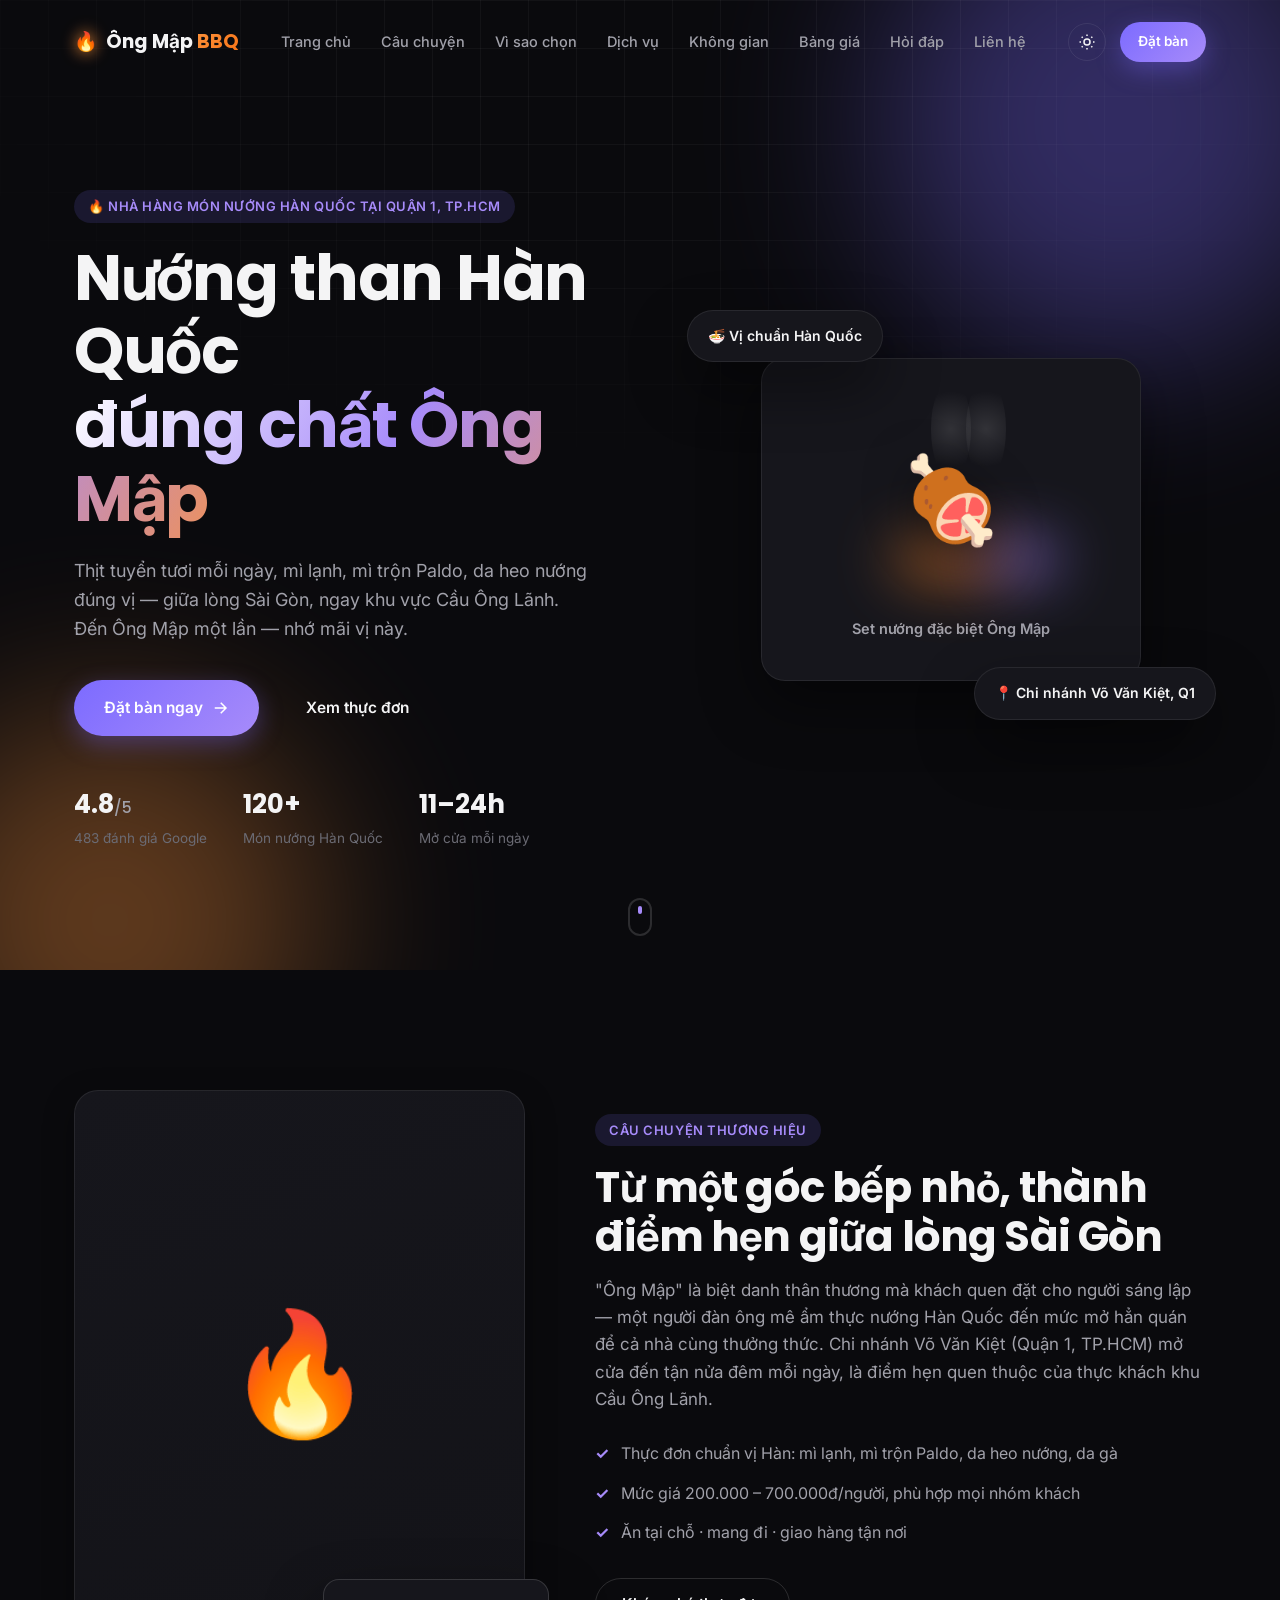
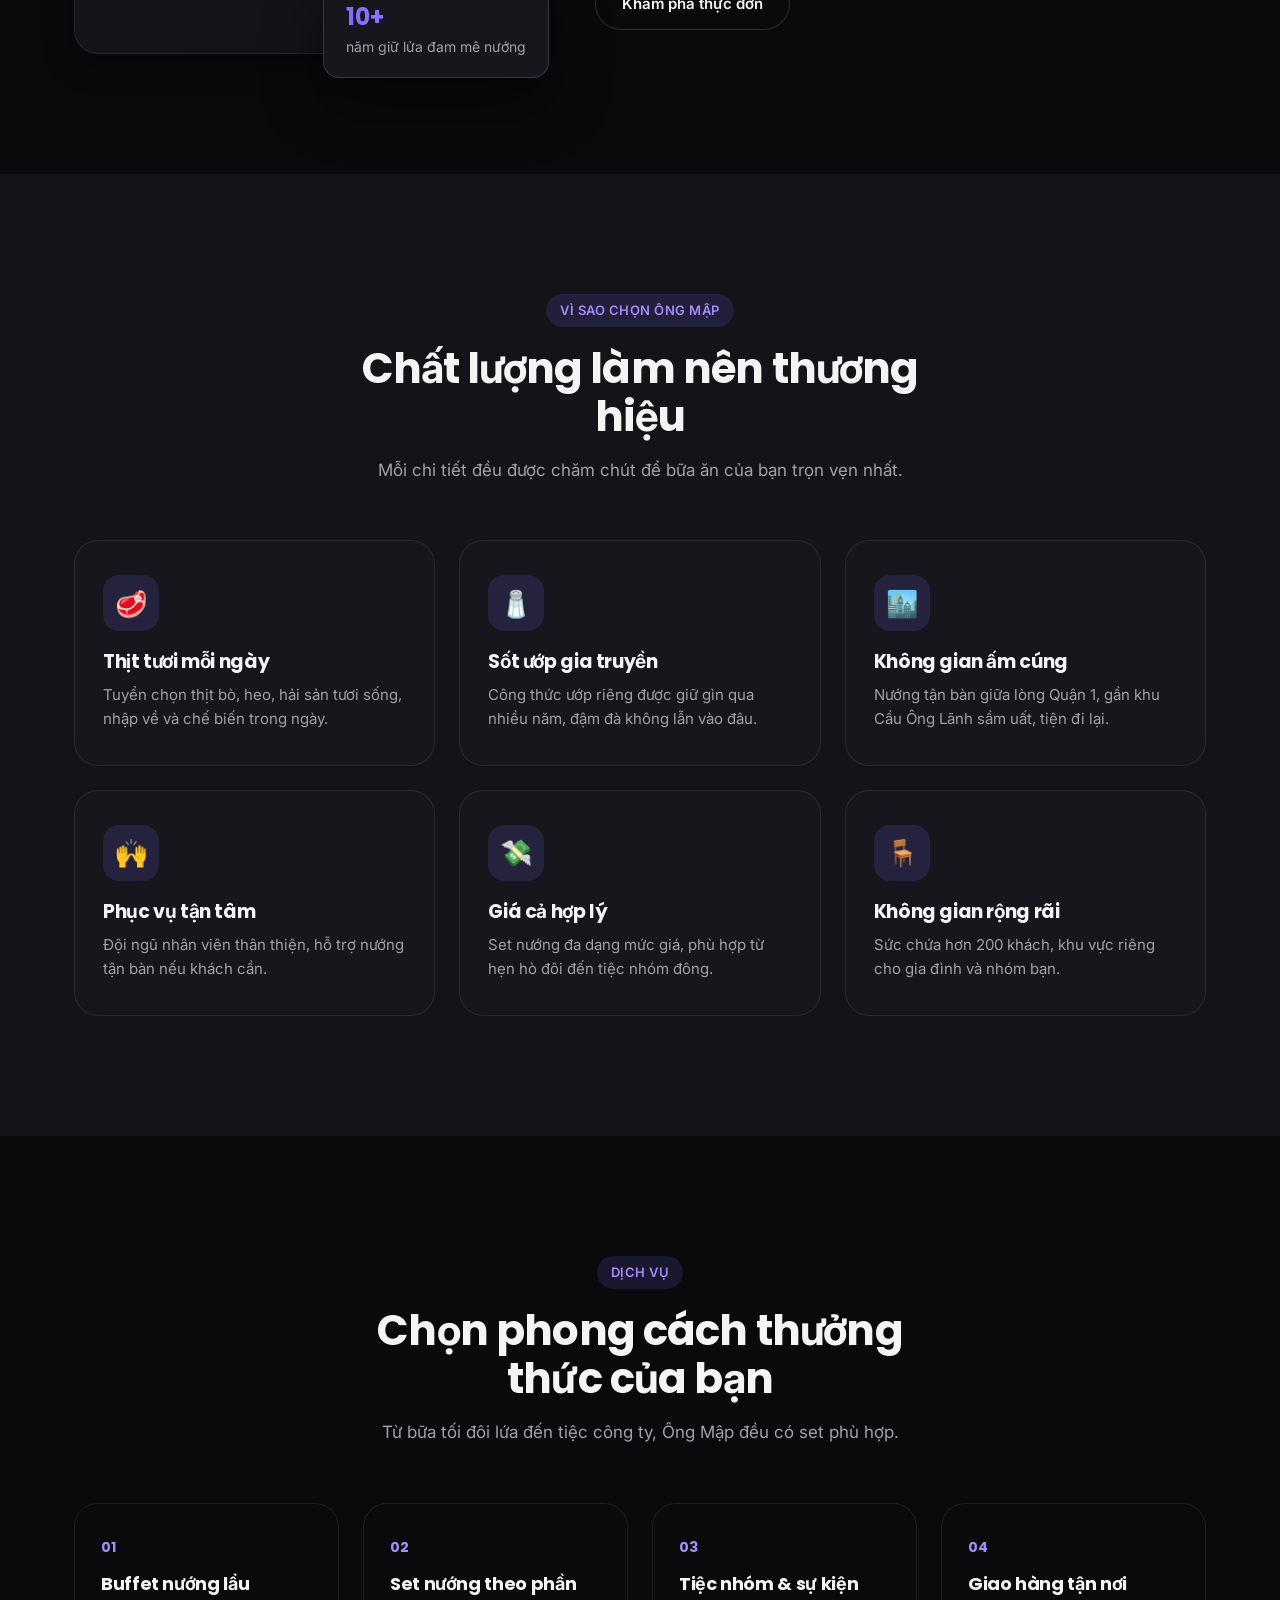
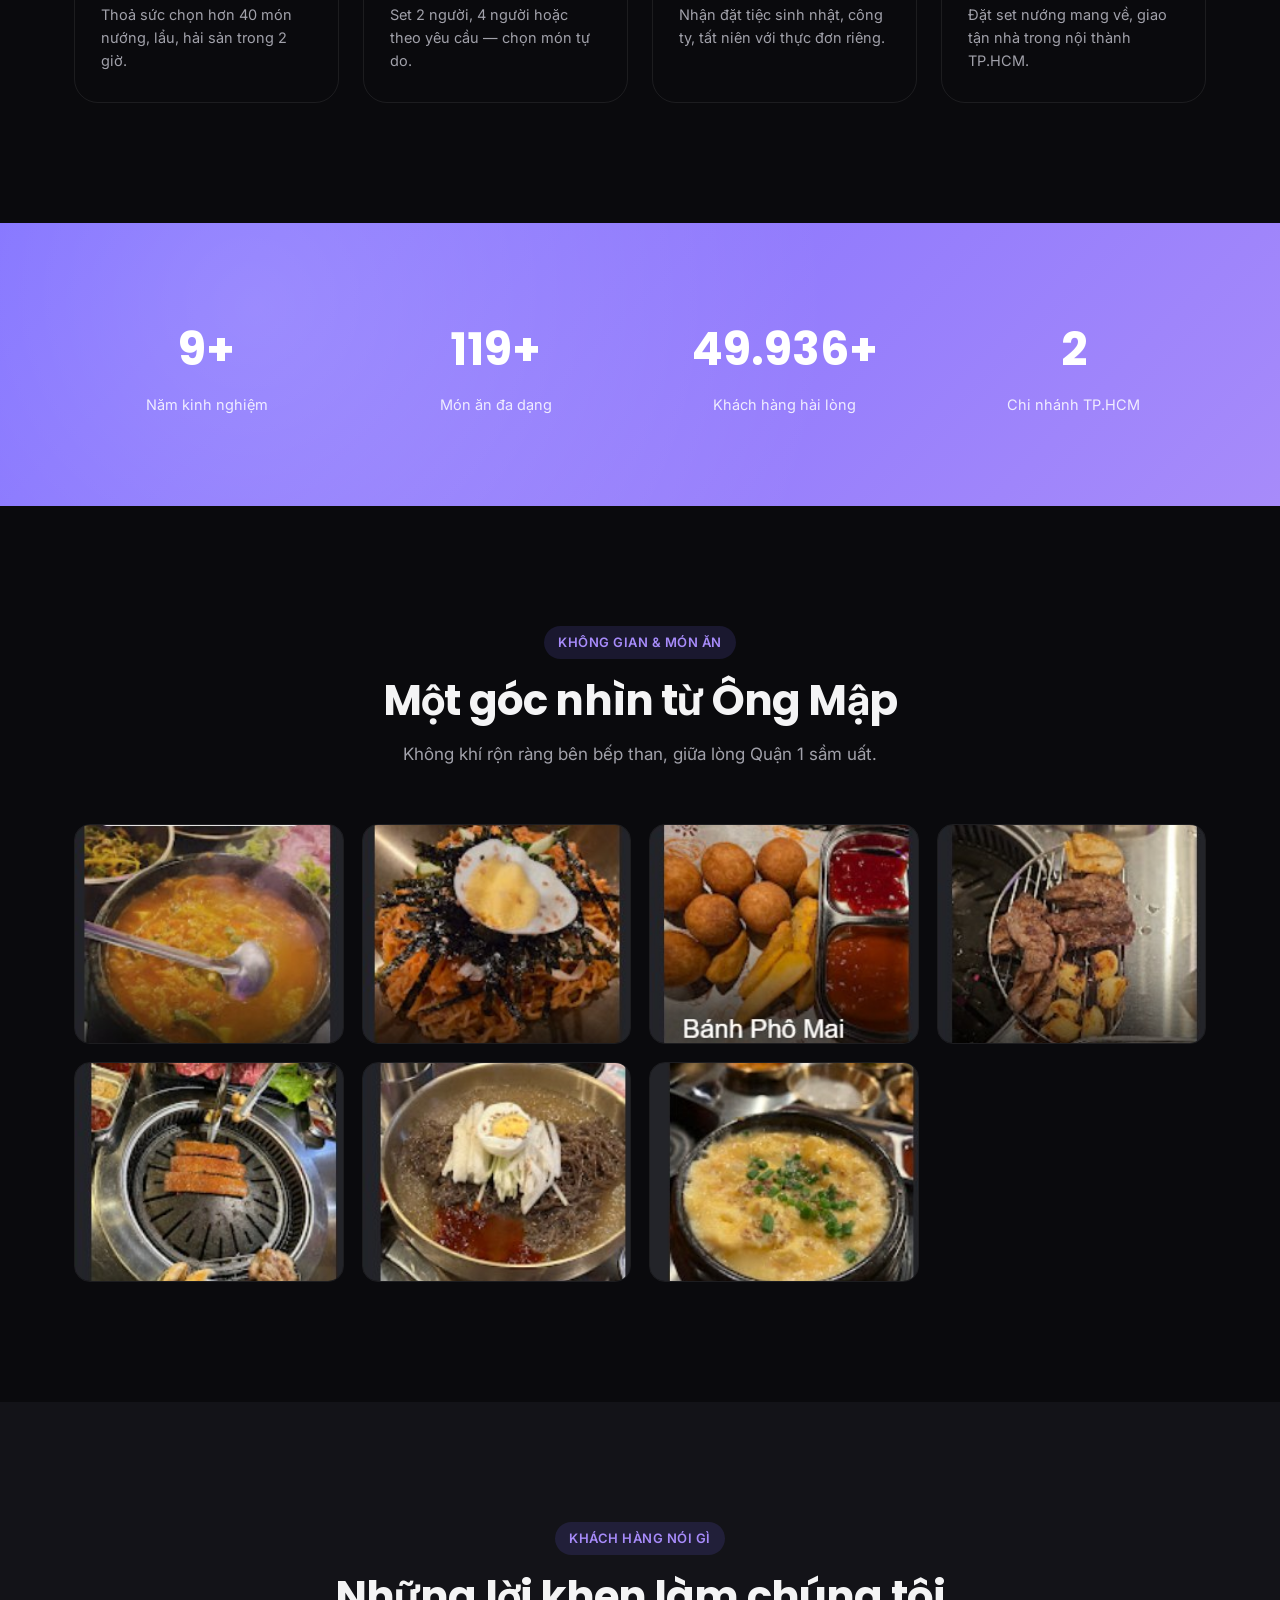
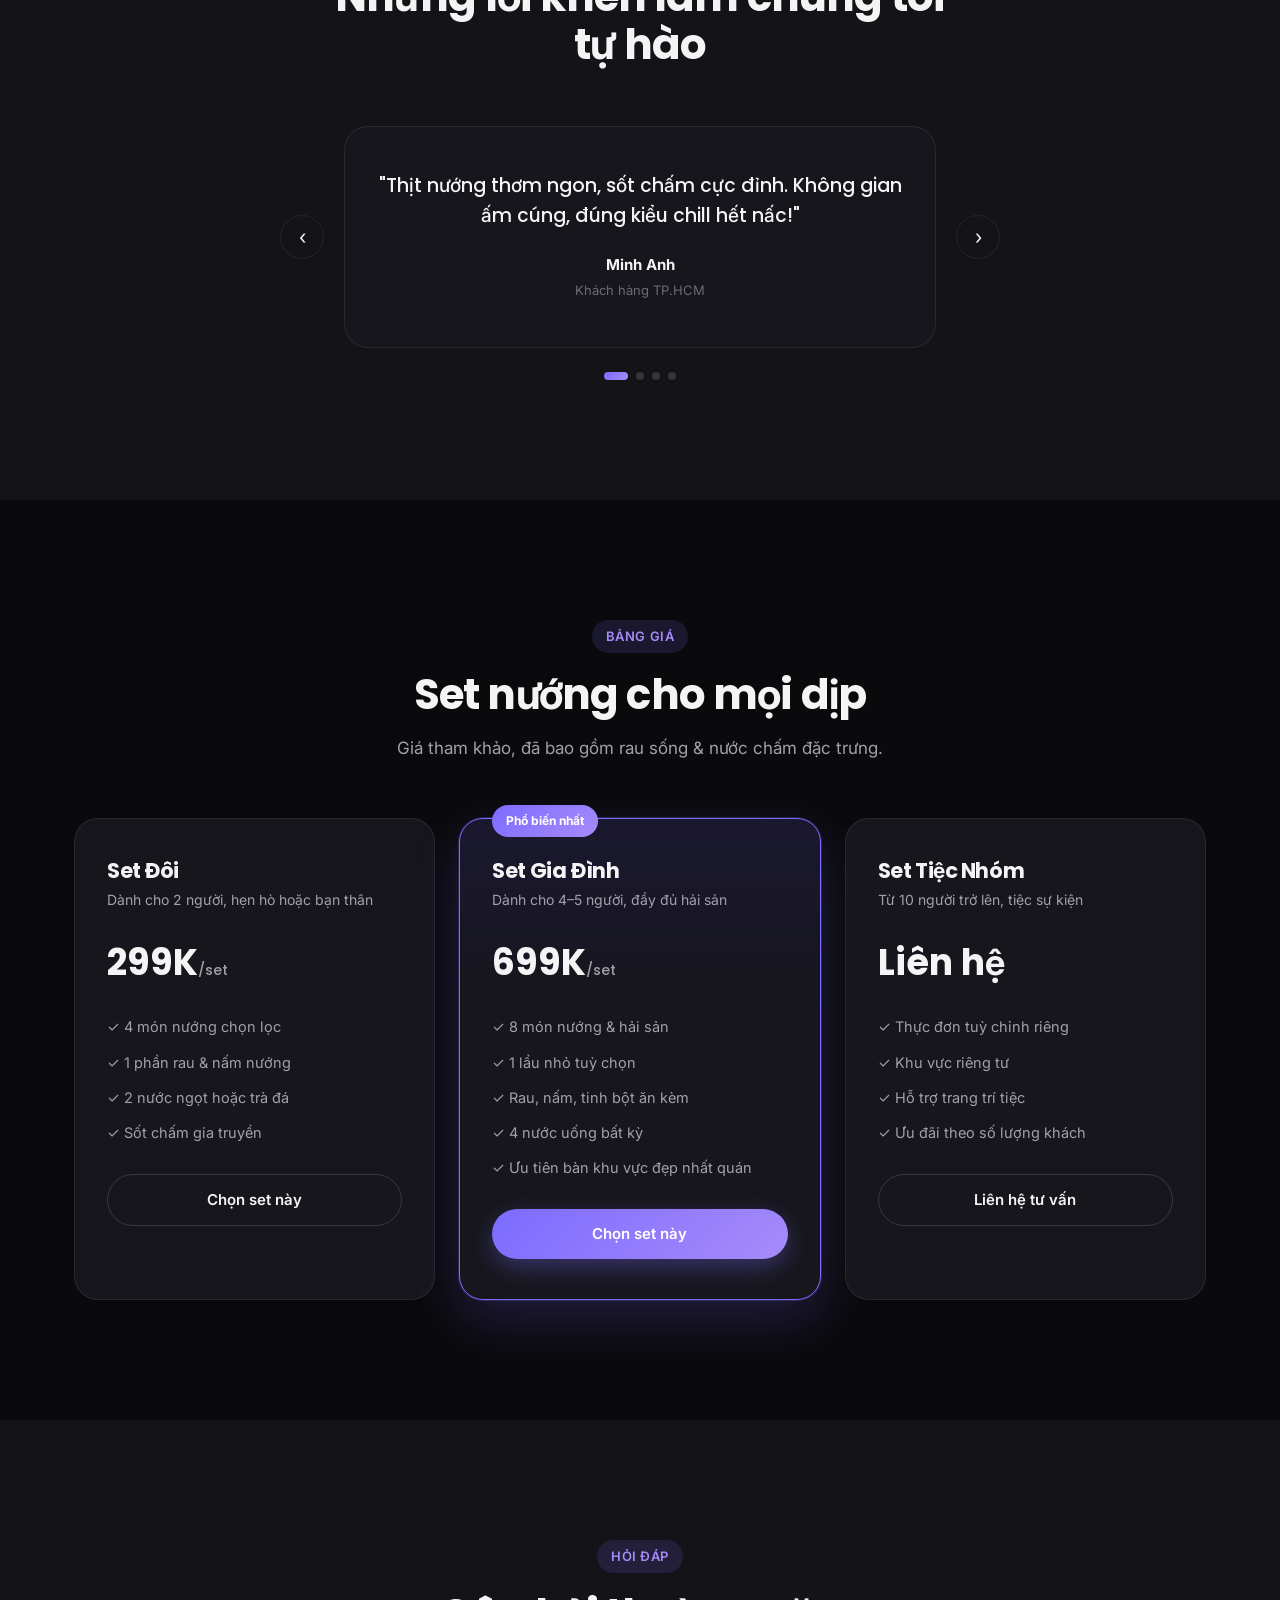
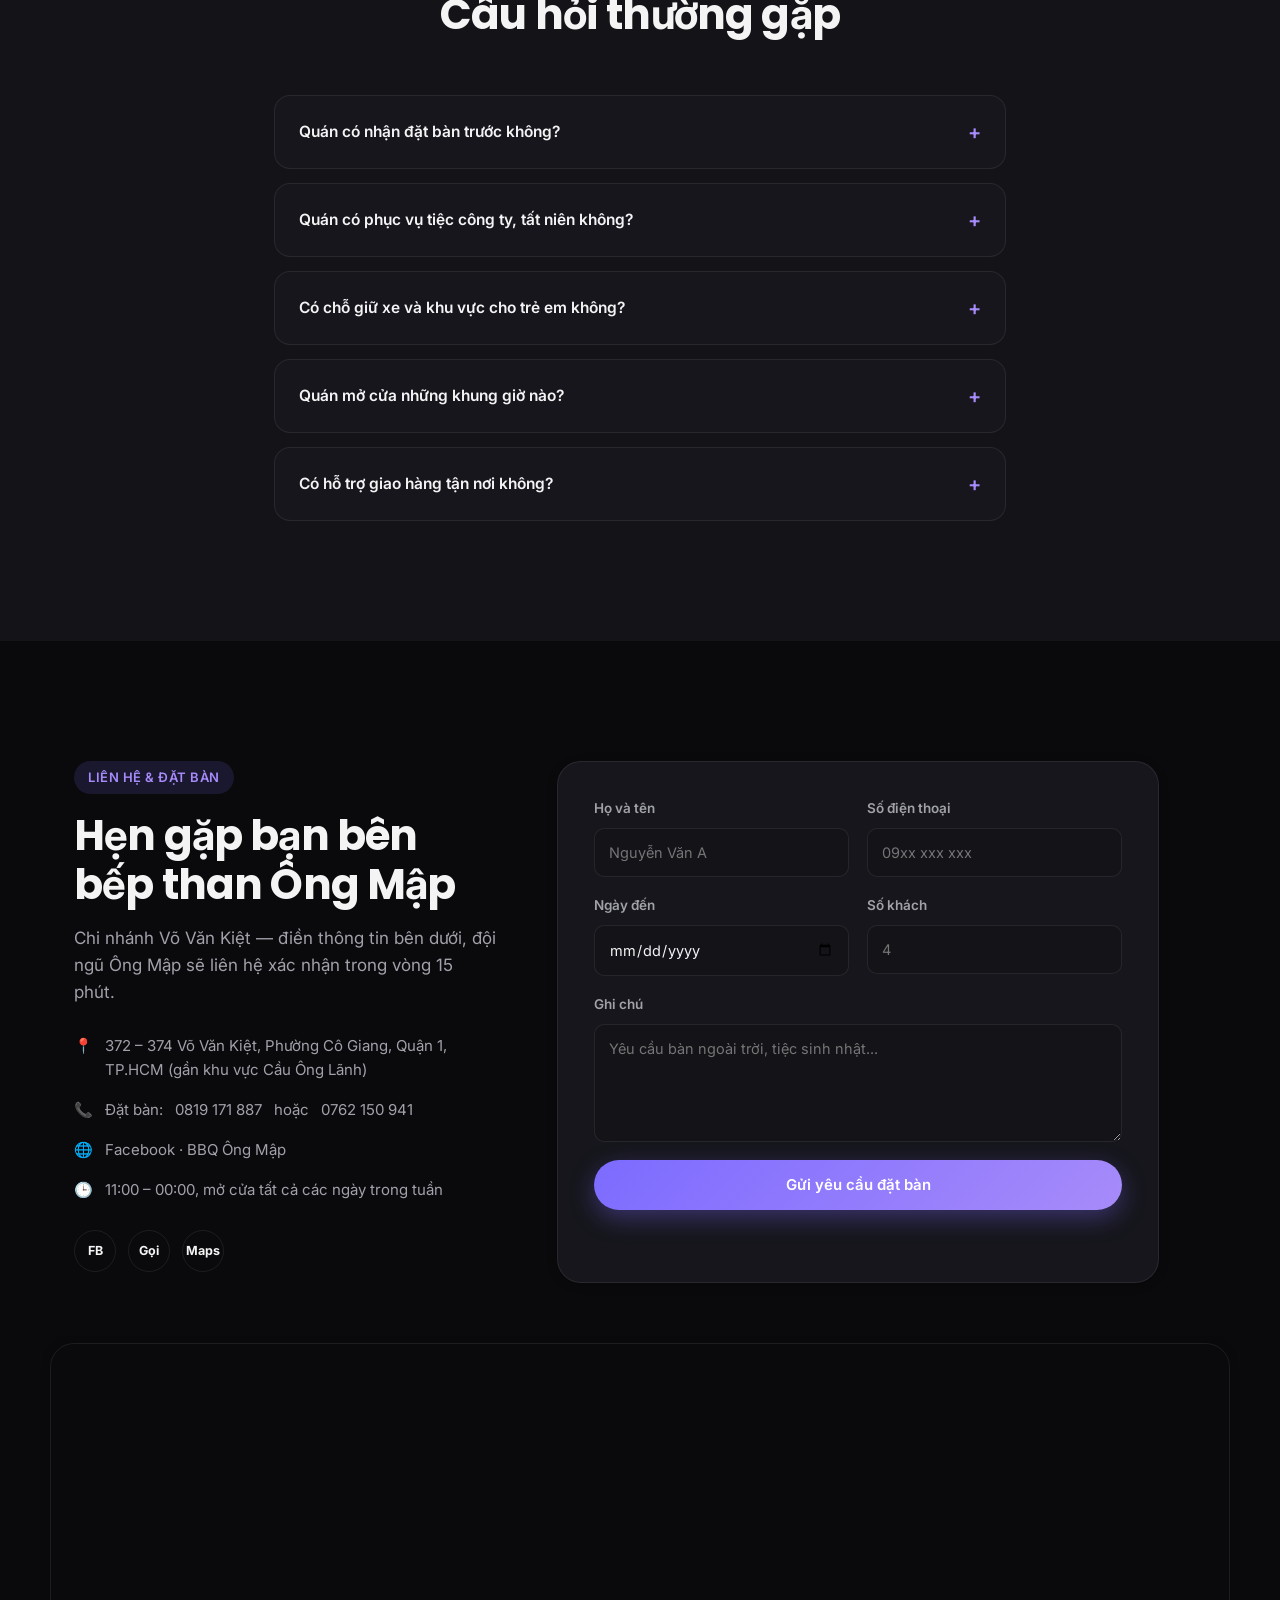
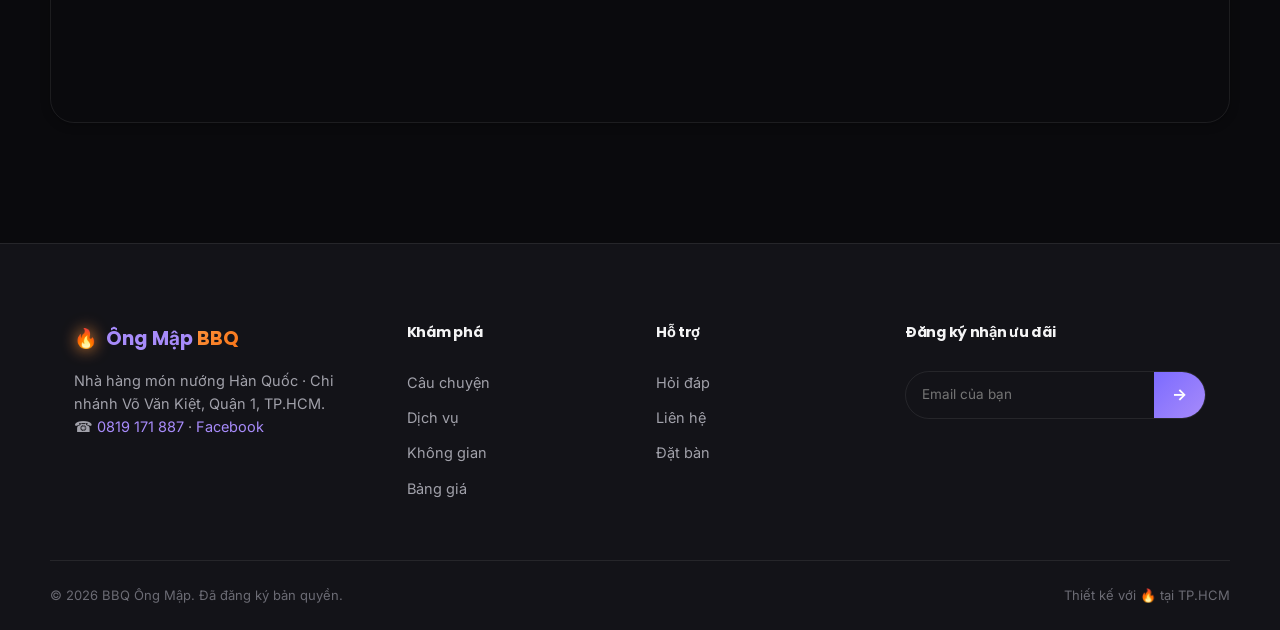
<file: index.html>
<!DOCTYPE html>
<html lang="vi">
<head>
  <meta charset="UTF-8" />
  <meta name="viewport" content="width=device-width, initial-scale=1.0" />
  <title>BBQ Ông Mập | Nhà hàng món nướng Hàn Quốc - Quận 1, TP.HCM</title>
  <meta name="description" content="BBQ Ông Mập — nhà hàng món nướng Hàn Quốc, chi nhánh Võ Văn Kiệt, Quận 1, TP.HCM. Ăn tại chỗ, mang đi, giao hàng. Đặt bàn ngay hôm nay." />
  <meta name="keywords" content="bbq ông mập, nướng hàn quốc quận 1, võ văn kiệt, cầu ông lãnh, đặt bàn bbq" />
  <meta name="author" content="BBQ Ông Mập" />
  <meta name="theme-color" content="#0a0a0d" />

  <!-- Open Graph -->
  <meta property="og:title" content="BBQ Ông Mập" />
  <meta property="og:description" content="Nhà hàng món nướng Hàn Quốc — 372-374 Võ Văn Kiệt, Quận 1, TP.HCM. Mở cửa 11:00 - 00:00 mỗi ngày. Đặt bàn ngay." />
  <meta property="og:type" content="restaurant" />
  <meta property="og:locale" content="vi_VN" />
  <meta property="og:url" content="https://bbq-ong-map-vo-van-kiet.vercel.app/" />
  <meta property="og:site_name" content="BBQ Ông Mập" />
  <meta property="og:image" content="https://bbq-ong-map-vo-van-kiet.vercel.app/img/og-cover.jpg" />
  <meta name="twitter:card" content="summary_large_image" />

  <!-- Schema.org: giúp Google hiểu đây là nhà hàng, có thể hiện sao/giờ mở cửa/địa chỉ ngay trên kết quả tìm kiếm -->
  <script type="application/ld+json">
  {
    "@context": "https://schema.org",
    "@type": "Restaurant",
    "name": "BBQ Ông Mập",
    "servesCuisine": "Korean BBQ",
    "priceRange": "200.000₫ - 700.000₫",
    "telephone": "+84819171887",
    "address": {
      "@type": "PostalAddress",
      "streetAddress": "372-374 Võ Văn Kiệt, Phường Cô Giang",
      "addressLocality": "Quận 1",
      "addressRegion": "TP.HCM",
      "addressCountry": "VN"
    },
    "openingHoursSpecification": {
      "@type": "OpeningHoursSpecification",
      "dayOfWeek": ["Monday","Tuesday","Wednesday","Thursday","Friday","Saturday","Sunday"],
      "opens": "11:00",
      "closes": "00:00"
    },
    "url": "https://bbq-ong-map-vo-van-kiet.vercel.app/",
    "sameAs": ["https://www.facebook.com/profile.php?id=100095370390204"]
  }
  </script>

  <link rel="icon" href="data:image/svg+xml,%3Csvg%20xmlns%3D%27http%3A//www.w3.org/2000/svg%27%20viewBox%3D%270%200%20100%20100%27%3E%3Ctext%20y%3D%27.9em%27%20font-size%3D%2790%27%3E%F0%9F%94%A5%3C/text%3E%3C/svg%3E" />

  <!-- Fonts -->
  <link rel="preconnect" href="https://fonts.googleapis.com" />
  <link rel="preconnect" href="https://fonts.gstatic.com" crossorigin />
  <link href="https://fonts.googleapis.com/css2?family=Poppins:wght@500;600;700;800&family=Inter:wght@400;500;600;700&display=swap" rel="stylesheet" />

  <link rel="stylesheet" href="style.css" />
</head>
<body>

  <!-- ================= LOADER ================= -->
  <div id="loader" class="loader" aria-hidden="true">
    <div class="loader__flame">
      <span></span><span></span><span></span>
    </div>
  </div>

  <!-- ================= NAVBAR ================= -->
  <header class="navbar" id="navbar">
    <div class="container navbar__inner">
      <a href="#home" class="navbar__logo" aria-label="Trang chủ BBQ Ông Mập">
        <span class="navbar__logo-icon">🔥</span>
        <span>Ông Mập <em>BBQ</em></span>
      </a>

      <nav class="navbar__nav" id="navMenu" aria-label="Điều hướng chính">
        <a href="#home">Trang chủ</a>
        <a href="#about">Câu chuyện</a>
        <a href="#features">Vì sao chọn</a>
        <a href="#services">Dịch vụ</a>
        <a href="#gallery">Không gian</a>
        <a href="#pricing">Bảng giá</a>
        <a href="#faq">Hỏi đáp</a>
        <a href="#contact">Liên hệ</a>
      </nav>

      <div class="navbar__actions">
        <button id="themeToggle" class="icon-btn" aria-label="Chuyển giao diện sáng / tối" title="Đổi giao diện">
          <svg class="icon-sun" viewBox="0 0 24 24" fill="none" stroke="currentColor" stroke-width="2"><circle cx="12" cy="12" r="4"/><path d="M12 2v2M12 20v2M4.9 4.9l1.4 1.4M17.7 17.7l1.4 1.4M2 12h2M20 12h2M4.9 19.1l1.4-1.4M17.7 6.3l1.4-1.4"/></svg>
          <svg class="icon-moon" viewBox="0 0 24 24" fill="none" stroke="currentColor" stroke-width="2"><path d="M21 12.8A9 9 0 1 1 11.2 3a7 7 0 0 0 9.8 9.8Z"/></svg>
        </button>
        <a href="#contact" class="btn btn--sm btn--primary">Đặt bàn</a>
        <button id="menuToggle" class="hamburger" aria-label="Mở menu" aria-expanded="false" aria-controls="navMenu">
          <span></span><span></span><span></span>
        </button>
      </div>
    </div>
  </header>

  <main>
    <!-- ================= HERO ================= -->
    <section class="hero" id="home">
      <div class="hero__bg" aria-hidden="true">
        <div class="hero__glow hero__glow--1"></div>
        <div class="hero__glow hero__glow--2"></div>
        <div class="hero__grid"></div>
      </div>

      <div class="container hero__inner">
        <div class="hero__text fade-up">
          <span class="eyebrow">🔥 Nhà hàng món nướng Hàn Quốc tại Quận 1, TP.HCM</span>
          <h1 class="hero__title">
            Nướng than Hàn Quốc<br />
            <span class="text-gradient">đúng chất Ông Mập</span>
          </h1>
          <p class="hero__subtitle">
            Thịt tuyển tươi mỗi ngày, mì lạnh, mì trộn Paldo, da heo nướng đúng vị —
            giữa lòng Sài Gòn, ngay khu vực Cầu Ông Lãnh. Đến Ông Mập một lần — nhớ mãi vị này.
          </p>
          <div class="hero__cta">
            <a href="#contact" class="btn btn--primary btn--lg" data-ripple>
              Đặt bàn ngay
              <svg viewBox="0 0 24 24" fill="none" stroke="currentColor" stroke-width="2"><path d="M5 12h14M13 5l7 7-7 7"/></svg>
            </a>
            <a href="#services" class="btn btn--ghost btn--lg" data-ripple>Xem thực đơn</a>
          </div>

          <div class="hero__badges">
            <div class="hero__badge">
              <strong>4.8<span>/5</span></strong>
              <p>483 đánh giá Google</p>
            </div>
            <div class="hero__badge">
              <strong>120+</strong>
              <p>Món nướng Hàn Quốc</p>
            </div>
            <div class="hero__badge">
              <strong>11–24h</strong>
              <p>Mở cửa mỗi ngày</p>
            </div>
          </div>
        </div>

        <div class="hero__visual fade-up" style="--delay:.15s">
          <div class="hero__card hero__card--main">
            <div class="grill" aria-hidden="true">
              <div class="grill__ember"></div>
              <div class="grill__ember grill__ember--2"></div>
              <div class="grill__smoke"></div>
              <div class="grill__smoke grill__smoke--2"></div>
              <span class="grill__emoji">🍖</span>
            </div>
            <p class="hero__card-caption">Set nướng đặc biệt Ông Mập</p>
          </div>
          <div class="hero__card hero__card--float hero__card--top">🍜 Vị chuẩn Hàn Quốc</div>
          <div class="hero__card hero__card--float hero__card--bottom">📍 Chi nhánh Võ Văn Kiệt, Q1</div>
        </div>
      </div>

      <div class="scroll-cue" aria-hidden="true"><span></span></div>
    </section>

    <!-- ================= ABOUT ================= -->
    <section class="section" id="about">
      <div class="container about">
        <div class="about__visual fade-up">
          <div class="about__frame">
            <span>🔥</span>
          </div>
          <div class="about__stat-chip fade-up" style="--delay:.1s">
            <strong>10+</strong> năm giữ lửa đam mê nướng
          </div>
        </div>
        <div class="about__content fade-up" style="--delay:.1s">
          <span class="eyebrow">Câu chuyện thương hiệu</span>
          <h2 class="section__title">Từ một góc bếp nhỏ, thành điểm hẹn giữa lòng Sài Gòn</h2>
          <p class="section__desc">
            "Ông Mập" là biệt danh thân thương mà khách quen đặt cho người sáng lập —
            một người đàn ông mê ẩm thực nướng Hàn Quốc đến mức mở hẳn quán để cả nhà
            cùng thưởng thức. Chi nhánh Võ Văn Kiệt (Quận 1, TP.HCM) mở cửa đến tận
            nửa đêm mỗi ngày, là điểm hẹn quen thuộc của thực khách khu Cầu Ông Lãnh.
          </p>
          <ul class="about__list">
            <li><span>✓</span> Thực đơn chuẩn vị Hàn: mì lạnh, mì trộn Paldo, da heo nướng, da gà</li>
            <li><span>✓</span> Mức giá 200.000 – 700.000đ/người, phù hợp mọi nhóm khách</li>
            <li><span>✓</span> Ăn tại chỗ · mang đi · giao hàng tận nơi</li>
          </ul>
          <a href="#services" class="btn btn--outline">Khám phá thực đơn</a>
        </div>
      </div>
    </section>

    <!-- ================= FEATURES ================= -->
    <section class="section section--muted" id="features">
      <div class="container">
        <div class="section__head fade-up">
          <span class="eyebrow">Vì sao chọn Ông Mập</span>
          <h2 class="section__title">Chất lượng làm nên thương hiệu</h2>
          <p class="section__desc">Mỗi chi tiết đều được chăm chút để bữa ăn của bạn trọn vẹn nhất.</p>
        </div>

        <div class="grid grid--3">
          <article class="card fade-up">
            <div class="card__icon">🥩</div>
            <h3>Thịt tươi mỗi ngày</h3>
            <p>Tuyển chọn thịt bò, heo, hải sản tươi sống, nhập về và chế biến trong ngày.</p>
          </article>
          <article class="card fade-up" style="--delay:.05s">
            <div class="card__icon">🧂</div>
            <h3>Sốt ướp gia truyền</h3>
            <p>Công thức ướp riêng được giữ gìn qua nhiều năm, đậm đà không lẫn vào đâu.</p>
          </article>
          <article class="card fade-up" style="--delay:.1s">
            <div class="card__icon">🏙️</div>
            <h3>Không gian ấm cúng</h3>
            <p>Nướng tận bàn giữa lòng Quận 1, gần khu Cầu Ông Lãnh sầm uất, tiện đi lại.</p>
          </article>
          <article class="card fade-up" style="--delay:.15s">
            <div class="card__icon">🙌</div>
            <h3>Phục vụ tận tâm</h3>
            <p>Đội ngũ nhân viên thân thiện, hỗ trợ nướng tận bàn nếu khách cần.</p>
          </article>
          <article class="card fade-up" style="--delay:.2s">
            <div class="card__icon">💸</div>
            <h3>Giá cả hợp lý</h3>
            <p>Set nướng đa dạng mức giá, phù hợp từ hẹn hò đôi đến tiệc nhóm đông.</p>
          </article>
          <article class="card fade-up" style="--delay:.25s">
            <div class="card__icon">🪑</div>
            <h3>Không gian rộng rãi</h3>
            <p>Sức chứa hơn 200 khách, khu vực riêng cho gia đình và nhóm bạn.</p>
          </article>
        </div>
      </div>
    </section>

    <!-- ================= SERVICES ================= -->
    <section class="section" id="services">
      <div class="container">
        <div class="section__head fade-up">
          <span class="eyebrow">Dịch vụ</span>
          <h2 class="section__title">Chọn phong cách thưởng thức của bạn</h2>
          <p class="section__desc">Từ bữa tối đôi lứa đến tiệc công ty, Ông Mập đều có set phù hợp.</p>
        </div>

        <div class="grid grid--4 services">
          <article class="service fade-up">
            <span class="service__num">01</span>
            <h3>Buffet nướng lẩu</h3>
            <p>Thoả sức chọn hơn 40 món nướng, lẩu, hải sản trong 2 giờ.</p>
          </article>
          <article class="service fade-up" style="--delay:.05s">
            <span class="service__num">02</span>
            <h3>Set nướng theo phần</h3>
            <p>Set 2 người, 4 người hoặc theo yêu cầu — chọn món tự do.</p>
          </article>
          <article class="service fade-up" style="--delay:.1s">
            <span class="service__num">03</span>
            <h3>Tiệc nhóm &amp; sự kiện</h3>
            <p>Nhận đặt tiệc sinh nhật, công ty, tất niên với thực đơn riêng.</p>
          </article>
          <article class="service fade-up" style="--delay:.15s">
            <span class="service__num">04</span>
            <h3>Giao hàng tận nơi</h3>
            <p>Đặt set nướng mang về, giao tận nhà trong nội thành TP.HCM.</p>
          </article>
        </div>
      </div>
    </section>

    <!-- ================= STATISTICS ================= -->
    <section class="stats" id="stats">
      <div class="container grid grid--4">
        <div class="stat fade-up">
          <span class="stat__num" data-count="10">0</span><span class="stat__suffix">+</span>
          <p>Năm kinh nghiệm</p>
        </div>
        <div class="stat fade-up" style="--delay:.05s">
          <span class="stat__num" data-count="120">0</span><span class="stat__suffix">+</span>
          <p>Món ăn đa dạng</p>
        </div>
        <div class="stat fade-up" style="--delay:.1s">
          <span class="stat__num" data-count="50000">0</span><span class="stat__suffix">+</span>
          <p>Khách hàng hài lòng</p>
        </div>
        <div class="stat fade-up" style="--delay:.15s">
          <span class="stat__num" data-count="3">0</span><span class="stat__suffix"></span>
          <p>Chi nhánh TP.HCM</p>
        </div>
      </div>
    </section>

    <!-- ================= GALLERY ================= -->
    <section class="section" id="gallery">
      <div class="container">
        <div class="section__head fade-up">
          <span class="eyebrow">Không gian &amp; món ăn</span>
          <h2 class="section__title">Một góc nhìn từ Ông Mập</h2>
          <p class="section__desc">Không khí rộn ràng bên bếp than, giữa lòng Quận 1 sầm uất.</p>
        </div>

        <div class="gallery">
          <figure class="gallery__item fade-up">
            <img src="[data-uri]" alt="Kimchi jjigae Ông Mập" loading="lazy" width="228" height="287" class="gallery__img" />
            <figcaption>Kimchi</figcaption>
          </figure>
          <figure class="gallery__item fade-up" style="--delay:.05s">
            <img src="[data-uri]" alt="Mì trộn Hàn Quốc" loading="lazy" width="228" height="287" class="gallery__img" />
            <figcaption>Mì Trộn</figcaption>
          </figure>
          <figure class="gallery__item fade-up" style="--delay:.1s">
            <img src="[data-uri]" alt="Bánh phô mai viên chiên" loading="lazy" width="229" height="287" class="gallery__img" />
            <figcaption>Bánh Phô Mai Viên</figcaption>
          </figure>
          <figure class="gallery__item fade-up" style="--delay:.15s">
            <img src="[data-uri]" alt="Ẩn chỉ sạn và galbisal nướng" loading="lazy" width="228" height="287" class="gallery__img" />
            <figcaption>Ẩn Chỉ Sạn &amp; Galbisal</figcaption>
          </figure>
          <figure class="gallery__item fade-up" style="--delay:.2s">
            <img src="[data-uri]" alt="Nướng tận bàn phong cách Hàn Quốc" loading="lazy" width="229" height="287" class="gallery__img" />
            <figcaption>Nướng Tận Bàn</figcaption>
          </figure>
          <figure class="gallery__item fade-up" style="--delay:.25s">
            <img src="[data-uri]" alt="Mì lạnh naengmyeon" loading="lazy" width="228" height="287" class="gallery__img" />
            <figcaption>Mì Lạnh</figcaption>
          </figure>
          <figure class="gallery__item fade-up" style="--delay:.3s">
            <img src="[data-uri]" alt="Canh trứng hấp nóng hổi" loading="lazy" width="229" height="287" class="gallery__img" />
            <figcaption>Canh Trứng Hấp</figcaption>
          </figure>
        </div>
      </div>
    </section>

    <!-- ================= TESTIMONIALS ================= -->
    <section class="section section--muted" id="testimonials">
      <div class="container">
        <div class="section__head fade-up">
          <span class="eyebrow">Khách hàng nói gì</span>
          <h2 class="section__title">Những lời khen làm chúng tôi tự hào</h2>
        </div>

        <div class="testimonial fade-up" id="testimonial" data-index="0">
          <button class="testimonial__arrow testimonial__arrow--prev" id="testiPrev" aria-label="Đánh giá trước">‹</button>

          <div class="testimonial__track" id="testiTrack">
            <blockquote class="testimonial__slide">
              <p>"Thịt nướng thơm ngon, sốt chấm cực đỉnh. Không gian ấm cúng, đúng kiểu chill hết nấc!"</p>
              <footer><strong>Minh Anh</strong><span>Khách hàng TP.HCM</span></footer>
            </blockquote>
            <blockquote class="testimonial__slide">
              <p>"Đặt tiệc công ty 30 người, phục vụ rất chu đáo, món ăn ra nhanh và luôn nóng hổi."</p>
              <footer><strong>Quốc Huy</strong><span>Quản lý doanh nghiệp</span></footer>
            </blockquote>
            <blockquote class="testimonial__slide">
              <p>"Gia đình mình quay lại đây lần thứ 5 rồi, các bé rất thích hải sản nướng ở đây."</p>
              <footer><strong>Thu Trang</strong><span>Khách hàng Quận 1, TP.HCM</span></footer>
            </blockquote>
            <blockquote class="testimonial__slide">
              <p>"Không gian đẹp, giá hợp lý so với chất lượng. Chắc chắn sẽ giới thiệu cho bạn bè."</p>
              <footer><strong>Đăng Khoa</strong><span>Food blogger</span></footer>
            </blockquote>
          </div>

          <button class="testimonial__arrow testimonial__arrow--next" id="testiNext" aria-label="Đánh giá tiếp theo">›</button>
        </div>

        <div class="testimonial__dots" id="testiDots"></div>
      </div>
    </section>

    <!-- ================= PRICING ================= -->
    <section class="section" id="pricing">
      <div class="container">
        <div class="section__head fade-up">
          <span class="eyebrow">Bảng giá</span>
          <h2 class="section__title">Set nướng cho mọi dịp</h2>
          <p class="section__desc">Giá tham khảo, đã bao gồm rau sống &amp; nước chấm đặc trưng.</p>
        </div>

        <div class="grid grid--3 pricing">
          <article class="price-card fade-up">
            <h3>Set Đôi</h3>
            <p class="price-card__desc">Dành cho 2 người, hẹn hò hoặc bạn thân</p>
            <div class="price-card__price">299K<span>/set</span></div>
            <ul>
              <li>✓ 4 món nướng chọn lọc</li>
              <li>✓ 1 phần rau &amp; nấm nướng</li>
              <li>✓ 2 nước ngọt hoặc trà đá</li>
              <li>✓ Sốt chấm gia truyền</li>
            </ul>
            <a href="#contact" class="btn btn--outline btn--block">Chọn set này</a>
          </article>

          <article class="price-card price-card--highlight fade-up" style="--delay:.05s">
            <span class="price-card__tag">Phổ biến nhất</span>
            <h3>Set Gia Đình</h3>
            <p class="price-card__desc">Dành cho 4–5 người, đầy đủ hải sản</p>
            <div class="price-card__price">699K<span>/set</span></div>
            <ul>
              <li>✓ 8 món nướng &amp; hải sản</li>
              <li>✓ 1 lẩu nhỏ tuỳ chọn</li>
              <li>✓ Rau, nấm, tinh bột ăn kèm</li>
              <li>✓ 4 nước uống bất kỳ</li>
              <li>✓ Ưu tiên bàn khu vực đẹp nhất quán</li>
            </ul>
            <a href="#contact" class="btn btn--primary btn--block">Chọn set này</a>
          </article>

          <article class="price-card fade-up" style="--delay:.1s">
            <h3>Set Tiệc Nhóm</h3>
            <p class="price-card__desc">Từ 10 người trở lên, tiệc sự kiện</p>
            <div class="price-card__price">Liên hệ</div>
            <ul>
              <li>✓ Thực đơn tuỳ chỉnh riêng</li>
              <li>✓ Khu vực riêng tư</li>
              <li>✓ Hỗ trợ trang trí tiệc</li>
              <li>✓ Ưu đãi theo số lượng khách</li>
            </ul>
            <a href="#contact" class="btn btn--outline btn--block">Liên hệ tư vấn</a>
          </article>
        </div>
      </div>
    </section>

    <!-- ================= FAQ ================= -->
    <section class="section section--muted" id="faq">
      <div class="container faq">
        <div class="section__head fade-up">
          <span class="eyebrow">Hỏi đáp</span>
          <h2 class="section__title">Câu hỏi thường gặp</h2>
        </div>

        <div class="faq__list fade-up">
          <div class="faq__item">
            <button class="faq__q" aria-expanded="false">
              Quán có nhận đặt bàn trước không?
              <span class="faq__icon">+</span>
            </button>
            <div class="faq__a"><p>Có. Bạn có thể đặt bàn qua form liên hệ, hotline hoặc fanpage. Nên đặt trước 2–3 giờ vào cuối tuần để có chỗ ngồi ưng ý.</p></div>
          </div>
          <div class="faq__item">
            <button class="faq__q" aria-expanded="false">
              Quán có phục vụ tiệc công ty, tất niên không?
              <span class="faq__icon">+</span>
            </button>
            <div class="faq__a"><p>Ông Mập nhận đặt tiệc từ 10 khách trở lên với thực đơn tuỳ chỉnh, khu vực riêng và hỗ trợ trang trí theo yêu cầu.</p></div>
          </div>
          <div class="faq__item">
            <button class="faq__q" aria-expanded="false">
              Có chỗ giữ xe và khu vực cho trẻ em không?
              <span class="faq__icon">+</span>
            </button>
            <div class="faq__a"><p>Quán có bãi giữ xe miễn phí và khu vực bàn ghế phù hợp cho gia đình có trẻ nhỏ, gần khu vui chơi ngoài trời.</p></div>
          </div>
          <div class="faq__item">
            <button class="faq__q" aria-expanded="false">
              Quán mở cửa những khung giờ nào?
              <span class="faq__icon">+</span>
            </button>
            <div class="faq__a"><p>Ông Mập mở cửa từ 11:00 đến 00:00 tất cả các ngày trong tuần, kể cả lễ Tết (trừ thông báo riêng).</p></div>
          </div>
          <div class="faq__item">
            <button class="faq__q" aria-expanded="false">
              Có hỗ trợ giao hàng tận nơi không?
              <span class="faq__icon">+</span>
            </button>
            <div class="faq__a"><p>Có, quán giao set nướng mang về trong bán kính nội thành TP.HCM. Vui lòng gọi hotline để được hỗ trợ đặt hàng nhanh nhất.</p></div>
          </div>
        </div>
      </div>
    </section>

    <!-- ================= CONTACT ================= -->
    <section class="section" id="contact">
      <div class="container contact">
        <div class="contact__info fade-up">
          <span class="eyebrow">Liên hệ &amp; đặt bàn</span>
          <h2 class="section__title">Hẹn gặp bạn bên bếp than Ông Mập</h2>
          <p class="section__desc">Chi nhánh Võ Văn Kiệt — điền thông tin bên dưới, đội ngũ Ông Mập sẽ liên hệ xác nhận trong vòng 15 phút.</p>

          <ul class="contact__list">
            <li><span>📍</span> 372 – 374 Võ Văn Kiệt, Phường Cô Giang, Quận 1, TP.HCM (gần khu vực Cầu Ông Lãnh)</li>
            <li><span>📞</span> Đặt bàn: <a href="tel:0819171887">0819 171 887</a> hoặc <a href="tel:0762150941">0762 150 941</a></li>
            <li><span>🌐</span> <a href="https://www.facebook.com/profile.php?id=100095370390204" target="_blank" rel="noopener">Facebook · BBQ Ông Mập</a></li>
            <li><span>🕒</span> 11:00 – 00:00, mở cửa tất cả các ngày trong tuần</li>
          </ul>

          <div class="contact__socials">
            <a href="https://www.facebook.com/profile.php?id=100095370390204" target="_blank" rel="noopener" aria-label="Facebook">FB</a>
            <a href="tel:0819171887" aria-label="Gọi điện">Gọi</a>
            <a href="https://www.google.com/maps/search/?api=1&query=372-374+V%C3%B5+V%C4%83n+Ki%E1%BB%87t+Ph%C6%B0%E1%BB%9Dng+C%C3%B4+Giang+Qu%E1%BA%ADn+1+TP.HCM" target="_blank" rel="noopener" aria-label="Chỉ đường Google Maps">Maps</a>
          </div>
        </div>

        <form class="contact__form fade-up" id="contactForm" style="--delay:.1s" novalidate>
          <input type="checkbox" name="botcheck" style="display:none" tabindex="-1" autocomplete="off" />
          <div class="form-row">
            <div class="form-group">
              <label for="name">Họ và tên</label>
              <input type="text" id="name" name="name" placeholder="Nguyễn Văn A" required />
            </div>
            <div class="form-group">
              <label for="phone">Số điện thoại</label>
              <input type="tel" id="phone" name="phone" placeholder="09xx xxx xxx" required />
            </div>
          </div>
          <div class="form-row">
            <div class="form-group">
              <label for="date">Ngày đến</label>
              <input type="date" id="date" name="date" />
            </div>
            <div class="form-group">
              <label for="guests">Số khách</label>
              <input type="number" id="guests" name="guests" min="1" placeholder="4" />
            </div>
          </div>
          <div class="form-group">
            <label for="message">Ghi chú</label>
            <textarea id="message" name="message" rows="4" placeholder="Yêu cầu bàn ngoài trời, tiệc sinh nhật..."></textarea>
          </div>
          <button type="submit" class="btn btn--primary btn--block" data-ripple>Gửi yêu cầu đặt bàn</button>
          <p class="form-note" id="formNote" role="status" aria-live="polite"></p>
        </form>
      </div>

      <div class="container map-wrap fade-up" style="--delay:.15s">
        <iframe
          src="https://www.google.com/maps?q=372-374+V%C3%B5+V%C4%83n+Ki%E1%BB%87t%2C+Ph%C6%B0%E1%BB%9Dng+C%C3%B4+Giang%2C+Qu%E1%BA%ADn+1%2C+TP.HCM&output=embed"
          width="100%" height="100%" style="border:0;" loading="lazy"
          referrerpolicy="no-referrer-when-downgrade"
          title="Bản đồ BBQ Ông Mập - Chi nhánh Võ Văn Kiệt"></iframe>
      </div>
    </section>
  </main>

  <!-- ================= FOOTER ================= -->
  <footer class="footer">
    <div class="container footer__inner">
      <div class="footer__brand">
        <a href="#home" class="navbar__logo">
          <span class="navbar__logo-icon">🔥</span>
          <span>Ông Mập <em>BBQ</em></span>
        </a>
        <p>Nhà hàng món nướng Hàn Quốc · Chi nhánh Võ Văn Kiệt, Quận 1, TP.HCM.<br />
          ☎ <a href="tel:0819171887">0819 171 887</a> · <a href="https://www.facebook.com/profile.php?id=100095370390204" target="_blank" rel="noopener">Facebook</a></p>
      </div>

      <div class="footer__col">
        <h4>Khám phá</h4>
        <a href="#about">Câu chuyện</a>
        <a href="#services">Dịch vụ</a>
        <a href="#gallery">Không gian</a>
        <a href="#pricing">Bảng giá</a>
      </div>

      <div class="footer__col">
        <h4>Hỗ trợ</h4>
        <a href="#faq">Hỏi đáp</a>
        <a href="#contact">Liên hệ</a>
        <a href="#contact">Đặt bàn</a>
      </div>

      <div class="footer__col">
        <h4>Đăng ký nhận ưu đãi</h4>
        <form class="footer__newsletter" id="newsletterForm">
          <input type="email" placeholder="Email của bạn" required aria-label="Email" />
          <button type="submit" aria-label="Đăng ký">→</button>
        </form>
      </div>
    </div>

    <div class="container footer__bottom">
      <p>© <span id="year"></span> BBQ Ông Mập. Đã đăng ký bản quyền.</p>
      <p>Thiết kế với 🔥 tại TP.HCM</p>
    </div>
  </footer>

  <a href="#home" id="backToTop" class="back-to-top" aria-label="Lên đầu trang">↑</a>

  <script src="script.js"></script>
</body>
</html>
</file>
<file: style.css>
/* ==========================================================================
   BBQ ÔNG MẬP VŨNG TÀU — STYLESHEET
   Cấu trúc: 1.Reset 2.Tokens 3.Base 4.Utilities 5.Loader 6.Navbar
   7.Hero 8.Sections chung 9.About 10.Features/Cards 11.Services
   12.Stats 13.Gallery 14.Testimonials 15.Pricing 16.FAQ 17.Contact
   18.Footer 19.Buttons 20.Animations 21.Responsive
   ========================================================================== */

/* ----------------------------- 1. RESET ---------------------------------- */
*, *::before, *::after { box-sizing: border-box; margin: 0; padding: 0; }
html { scroll-behavior: smooth; }
img, svg { display: block; max-width: 100%; }
a { text-decoration: none; color: inherit; }
button { font: inherit; cursor: pointer; border: none; background: none; color: inherit; }
ul { list-style: none; }
input, textarea { font: inherit; color: inherit; }

/* ----------------------------- 2. DESIGN TOKENS --------------------------- */
:root {
  /* Dark theme (mặc định) */
  --bg: #0a0a0d;
  --bg-elevated: #131318;
  --bg-card: #16161c;
  --bg-card-hover: #1c1c24;
  --border: rgba(255, 255, 255, 0.08);
  --border-strong: rgba(255, 255, 255, 0.14);
  --text: #f4f4f5;
  --text-muted: #a1a1aa;
  --text-dim: #6b6b74;

  --accent-1: #7c6bff;
  --accent-2: #a78bfa;
  --accent-soft: rgba(124, 107, 255, 0.14);
  --ember-1: #fb923c;
  --ember-2: #f97316;

  --gradient-brand: linear-gradient(135deg, var(--accent-1), var(--accent-2));
  --gradient-ember: linear-gradient(135deg, var(--ember-1), var(--ember-2));
  --gradient-text: linear-gradient(120deg, #ffffff 0%, var(--accent-2) 55%, var(--ember-1) 110%);

  --shadow-sm: 0 2px 10px rgba(0,0,0,.25);
  --shadow-md: 0 10px 30px rgba(0,0,0,.35);
  --shadow-lg: 0 25px 60px rgba(0,0,0,.45);
  --shadow-glow: 0 0 0 1px rgba(124,107,255,.25), 0 20px 50px rgba(124,107,255,.20);

  --radius-sm: 10px;
  --radius-md: 16px;
  --radius-lg: 24px;
  --radius-full: 999px;

  --font-display: 'Poppins', 'Inter', sans-serif;
  --font-body: 'Inter', sans-serif;

  --ease: cubic-bezier(.16,.84,.44,1);
  --container: 1180px;
}

[data-theme="light"] {
  --bg: #fafaf9;
  --bg-elevated: #ffffff;
  --bg-card: #ffffff;
  --bg-card-hover: #f4f4f6;
  --border: rgba(15, 15, 20, 0.08);
  --border-strong: rgba(15, 15, 20, 0.14);
  --text: #18181b;
  --text-muted: #52525b;
  --text-dim: #8b8b93;
  --accent-soft: rgba(124, 107, 255, 0.10);
  --shadow-sm: 0 2px 10px rgba(20,20,30,.06);
  --shadow-md: 0 10px 30px rgba(20,20,30,.08);
  --shadow-lg: 0 25px 60px rgba(20,20,30,.12);
}

/* ----------------------------- 3. BASE ------------------------------------ */
body {
  font-family: var(--font-body);
  background: var(--bg);
  color: var(--text);
  line-height: 1.6;
  -webkit-font-smoothing: antialiased;
  overflow-x: hidden;
  transition: background .4s var(--ease), color .4s var(--ease);
}

h1, h2, h3, h4 { font-family: var(--font-display); font-weight: 700; line-height: 1.15; letter-spacing: -0.02em; }

::selection { background: var(--accent-1); color: #fff; }

::-webkit-scrollbar { width: 10px; }
::-webkit-scrollbar-track { background: var(--bg); }
::-webkit-scrollbar-thumb { background: var(--border-strong); border-radius: 10px; }

/* Focus visible cho accessibility */
a:focus-visible, button:focus-visible, input:focus-visible, textarea:focus-visible {
  outline: 2px solid var(--accent-1);
  outline-offset: 3px;
  border-radius: 4px;
}

/* ----------------------------- 4. UTILITIES ------------------------------- */
.container { max-width: var(--container); margin: 0 auto; padding: 0 24px; }

.eyebrow {
  display: inline-flex; align-items: center; gap: 6px;
  font-size: 13px; font-weight: 600; letter-spacing: .04em;
  color: var(--accent-2); text-transform: uppercase;
  background: var(--accent-soft);
  padding: 6px 14px; border-radius: var(--radius-full);
  margin-bottom: 18px;
}

.text-gradient {
  background: var(--gradient-text);
  -webkit-background-clip: text; background-clip: text; color: transparent;
}

.section { padding: 120px 0; position: relative; }
.section--muted { background: var(--bg-elevated); }
.section__head { max-width: 620px; margin: 0 auto 56px; text-align: center; }
.section__title { font-size: clamp(28px, 4vw, 42px); margin-bottom: 16px; }
.section__desc { color: var(--text-muted); font-size: 17px; }

.grid { display: grid; gap: 24px; }
.grid--3 { grid-template-columns: repeat(3, 1fr); }
.grid--4 { grid-template-columns: repeat(4, 1fr); }

/* Fade-up scroll reveal */
.fade-up {
  opacity: 0;
  transform: translateY(28px);
  transition: opacity .7s var(--ease), transform .7s var(--ease);
  transition-delay: var(--delay, 0s);
}
.fade-up.in-view { opacity: 1; transform: translateY(0); }

@media (prefers-reduced-motion: reduce) {
  * { animation-duration: 0.001ms !important; animation-iteration-count: 1 !important; transition-duration: 0.001ms !important; scroll-behavior: auto !important; }
}

/* ----------------------------- 5. LOADER ----------------------------------- */
.loader {
  position: fixed; inset: 0; z-index: 9999;
  background: var(--bg);
  display: flex; align-items: center; justify-content: center;
  transition: opacity .6s var(--ease), visibility .6s var(--ease);
}
.loader.is-hidden { opacity: 0; visibility: hidden; pointer-events: none; }
.loader__flame { display: flex; gap: 8px; }
.loader__flame span {
  width: 10px; height: 34px; border-radius: 50px;
  background: var(--gradient-ember);
  animation: flame 1s ease-in-out infinite;
  box-shadow: 0 0 18px var(--ember-1);
}
.loader__flame span:nth-child(2) { animation-delay: .15s; background: var(--gradient-brand); box-shadow: 0 0 18px var(--accent-1); }
.loader__flame span:nth-child(3) { animation-delay: .3s; }
@keyframes flame { 0%, 100% { transform: scaleY(1); } 50% { transform: scaleY(0.4); } }

/* ----------------------------- 6. NAVBAR ----------------------------------- */
.navbar {
  position: fixed; top: 0; left: 0; right: 0; z-index: 1000;
  padding: 22px 0;
  transition: background .4s var(--ease), padding .4s var(--ease), border-color .4s var(--ease), backdrop-filter .4s;
  border-bottom: 1px solid transparent;
}
.navbar.is-scrolled {
  padding: 14px 0;
  background: color-mix(in srgb, var(--bg) 78%, transparent);
  backdrop-filter: blur(16px) saturate(160%);
  -webkit-backdrop-filter: blur(16px) saturate(160%);
  border-bottom: 1px solid var(--border);
  box-shadow: var(--shadow-sm);
}
.navbar__inner { display: flex; align-items: center; justify-content: space-between; gap: 24px; }
.navbar__logo { display: flex; align-items: center; gap: 8px; font-family: var(--font-display); font-weight: 700; font-size: 19px; }
.navbar__logo em { font-style: normal; background: var(--gradient-ember); -webkit-background-clip: text; background-clip: text; color: transparent; }
.navbar__logo-icon { filter: drop-shadow(0 0 8px var(--ember-1)); }

.navbar__nav { display: flex; gap: 30px; }
.navbar__nav a { font-size: 14.5px; font-weight: 500; color: var(--text-muted); position: relative; padding: 4px 0; transition: color .25s; }
.navbar__nav a::after {
  content: ''; position: absolute; left: 0; bottom: -2px; width: 0; height: 2px;
  background: var(--gradient-brand); transition: width .3s var(--ease); border-radius: 2px;
}
.navbar__nav a:hover { color: var(--text); }
.navbar__nav a:hover::after { width: 100%; }

.navbar__actions { display: flex; align-items: center; gap: 14px; }

.icon-btn {
  width: 38px; height: 38px; border-radius: var(--radius-full);
  display: flex; align-items: center; justify-content: center;
  border: 1px solid var(--border); color: var(--text);
  transition: background .25s, transform .25s, border-color .25s;
}
.icon-btn:hover { background: var(--bg-card-hover); transform: translateY(-2px); border-color: var(--border-strong); }
.icon-btn svg { width: 18px; height: 18px; }
.icon-moon { display: none; }
[data-theme="light"] .icon-sun { display: none; }
[data-theme="light"] .icon-moon { display: block; }

.hamburger { display: none; flex-direction: column; gap: 5px; width: 24px; }
.hamburger span { height: 2px; width: 100%; background: var(--text); border-radius: 2px; transition: transform .3s var(--ease), opacity .3s var(--ease); }
.hamburger.is-open span:nth-child(1) { transform: translateY(7px) rotate(45deg); }
.hamburger.is-open span:nth-child(2) { opacity: 0; }
.hamburger.is-open span:nth-child(3) { transform: translateY(-7px) rotate(-45deg); }

/* ----------------------------- 7. HERO ------------------------------------- */
.hero {
  position: relative;
  padding: 190px 0 120px;
  overflow: hidden;
}
.hero__bg { position: absolute; inset: 0; z-index: -1; }
.hero__glow { position: absolute; border-radius: 50%; filter: blur(90px); opacity: .35; }
.hero__glow--1 { width: 480px; height: 480px; background: var(--accent-1); top: -120px; right: -80px; animation: float 9s ease-in-out infinite; }
.hero__glow--2 { width: 420px; height: 420px; background: var(--ember-1); bottom: -160px; left: -100px; animation: float 11s ease-in-out infinite reverse; }
.hero__grid {
  position: absolute; inset: 0;
  background-image: linear-gradient(var(--border) 1px, transparent 1px), linear-gradient(90deg, var(--border) 1px, transparent 1px);
  background-size: 48px 48px;
  mask-image: radial-gradient(ellipse 60% 50% at 50% 0%, black 40%, transparent 100%);
  opacity: .5;
}
@keyframes float { 0%,100% { transform: translate(0,0); } 50% { transform: translate(-20px, 30px); } }

.hero__inner { display: grid; grid-template-columns: 1.05fr .95fr; gap: 60px; align-items: center; }

.hero__title { font-size: clamp(38px, 5.4vw, 64px); margin-bottom: 22px; }
.hero__subtitle { font-size: 18px; color: var(--text-muted); max-width: 520px; margin-bottom: 36px; }
.hero__cta { display: flex; gap: 16px; flex-wrap: wrap; margin-bottom: 48px; }
.hero__cta svg { width: 18px; height: 18px; }

.hero__badges { display: flex; gap: 36px; }
.hero__badge strong { font-family: var(--font-display); font-size: 26px; }
.hero__badge strong span { font-size: 15px; color: var(--text-muted); font-weight: 500; }
.hero__badge p { font-size: 13.5px; color: var(--text-dim); margin-top: 2px; }

.hero__visual { position: relative; display: flex; justify-content: center; align-items: center; min-height: 420px; }
.hero__card {
  background: var(--bg-card);
  border: 1px solid var(--border);
  border-radius: var(--radius-lg);
  box-shadow: var(--shadow-lg);
}
.hero__card--main {
  width: 100%; max-width: 380px; padding: 40px; text-align: center;
  backdrop-filter: blur(10px);
}
.grill { position: relative; height: 200px; display: flex; align-items: center; justify-content: center; }
.grill__emoji { font-size: 84px; filter: drop-shadow(0 10px 25px rgba(0,0,0,.4)); animation: bob 4s ease-in-out infinite; z-index: 2; }
.grill__ember, .grill__ember--2 {
  position: absolute; bottom: 20px; width: 120px; height: 40px; border-radius: 50%;
  background: var(--gradient-ember); filter: blur(30px); opacity: .7;
  animation: pulse 2.4s ease-in-out infinite;
}
.grill__ember--2 { width: 80px; left: 60%; animation-delay: .8s; background: var(--gradient-brand); }
.grill__smoke, .grill__smoke--2 {
  position: absolute; bottom: 60%; width: 40px; height: 100px; border-radius: 50%;
  background: radial-gradient(circle, rgba(255,255,255,.12), transparent 70%);
  animation: smoke 5s ease-in infinite;
}
.grill__smoke--2 { left: 55%; animation-delay: 1.6s; }
@keyframes smoke { 0% { transform: translateY(0) scale(.6); opacity: 0; } 30% { opacity: .5; } 100% { transform: translateY(-90px) scale(1.4); opacity: 0; } }
@keyframes bob { 0%,100% { transform: translateY(0); } 50% { transform: translateY(-10px); } }
@keyframes pulse { 0%,100% { opacity: .5; transform: scale(1); } 50% { opacity: .9; transform: scale(1.12); } }

.hero__card-caption { margin-top: 18px; font-weight: 600; color: var(--text-muted); font-size: 14.5px; }

.hero__card--float {
  position: absolute; padding: 14px 20px; font-size: 14px; font-weight: 600;
  border-radius: var(--radius-full);
  animation: float 6s ease-in-out infinite;
}
.hero__card--top { top: 0; left: -10px; animation-delay: .3s; }
.hero__card--bottom { bottom: 10px; right: -10px; animation-delay: 1s; }

.scroll-cue { position: absolute; bottom: 34px; left: 50%; transform: translateX(-50%); }
.scroll-cue span {
  display: block; width: 24px; height: 38px; border: 2px solid var(--border-strong); border-radius: 20px; position: relative;
}
.scroll-cue span::after {
  content: ''; position: absolute; top: 6px; left: 50%; width: 4px; height: 8px; background: var(--accent-2);
  border-radius: 2px; transform: translateX(-50%); animation: scrollcue 1.8s ease-in-out infinite;
}
@keyframes scrollcue { 0% { opacity: 1; top: 6px; } 100% { opacity: 0; top: 18px; } }

/* ----------------------------- 9. ABOUT ------------------------------------ */
.about { display: grid; grid-template-columns: .85fr 1.15fr; gap: 70px; align-items: center; }
.about__visual { position: relative; }
.about__frame {
  aspect-ratio: 4/5; border-radius: var(--radius-lg);
  background: linear-gradient(160deg, var(--bg-card), var(--bg-elevated));
  border: 1px solid var(--border);
  display: flex; align-items: center; justify-content: center;
  font-size: 120px;
  box-shadow: var(--shadow-md);
}
.about__stat-chip {
  position: absolute; bottom: -24px; right: -24px;
  background: var(--bg-card); border: 1px solid var(--border-strong);
  padding: 18px 22px; border-radius: var(--radius-md); box-shadow: var(--shadow-lg);
  font-size: 14px; color: var(--text-muted);
}
.about__stat-chip strong { display: block; font-family: var(--font-display); font-size: 24px; color: var(--text); background: var(--gradient-brand); -webkit-background-clip: text; background-clip: text; color: transparent; }
.about__list { margin: 28px 0 32px; display: flex; flex-direction: column; gap: 14px; }
.about__list li { display: flex; gap: 12px; color: var(--text-muted); }
.about__list span { color: var(--accent-2); font-weight: 700; }

/* ----------------------------- 10. CARDS / FEATURES ------------------------ */
.card {
  background: var(--bg-card); border: 1px solid var(--border);
  border-radius: var(--radius-lg); padding: 34px 28px;
  transition: transform .35s var(--ease), box-shadow .35s var(--ease), border-color .35s var(--ease), background .35s var(--ease);
}
.card:hover { transform: translateY(-8px); box-shadow: var(--shadow-glow); border-color: var(--border-strong); background: var(--bg-card-hover); }
.card__icon {
  width: 56px; height: 56px; border-radius: var(--radius-md);
  display: flex; align-items: center; justify-content: center;
  font-size: 26px; background: var(--accent-soft); margin-bottom: 20px;
}
.card h3 { font-size: 19px; margin-bottom: 10px; }
.card p { color: var(--text-muted); font-size: 15px; }

/* ----------------------------- 11. SERVICES --------------------------------- */
.service {
  padding: 30px 26px; border: 1px solid var(--border); border-radius: var(--radius-lg);
  transition: border-color .3s, transform .3s var(--ease), background .3s;
  position: relative; overflow: hidden;
}
.service:hover { transform: translateY(-6px); border-color: var(--accent-1); background: var(--accent-soft); }
.service__num {
  font-family: var(--font-display); font-weight: 700; font-size: 14px;
  color: var(--accent-2); display: inline-block; margin-bottom: 16px;
}
.service h3 { font-size: 18px; margin-bottom: 8px; }
.service p { color: var(--text-muted); font-size: 14.5px; }

/* ----------------------------- 12. STATS ------------------------------------ */
.stats { padding: 90px 0; background: var(--gradient-brand); position: relative; overflow: hidden; }
.stats::before {
  content: ''; position: absolute; inset: 0;
  background: radial-gradient(circle at 20% 30%, rgba(255,255,255,.18), transparent 55%);
}
.stat { text-align: center; color: #fff; position: relative; }
.stat__num, .stat__suffix { font-family: var(--font-display); font-size: clamp(32px, 4.5vw, 46px); font-weight: 700; }
.stat p { margin-top: 6px; opacity: .85; font-size: 14.5px; }

/* ----------------------------- 13. GALLERY ---------------------------------- */
.gallery { display: grid; grid-template-columns: repeat(4, 1fr); grid-auto-rows: 220px; gap: 18px; }
.gallery__item { position: relative; border-radius: var(--radius-md); overflow: hidden; border: 1px solid var(--border); }
.gallery__img {
  width: 100%; height: 100%; object-fit: cover; display: block;
  transition: transform .5s var(--ease);
}
.gallery__item:hover .gallery__img { transform: scale(1.08); }
.gallery__item figcaption {
  position: absolute; left: 0; right: 0; bottom: 0; padding: 16px;
  background: linear-gradient(to top, rgba(0,0,0,.65), transparent);
  color: #fff; font-size: 14px; font-weight: 600;
  opacity: 0; transform: translateY(10px);
  transition: opacity .3s var(--ease), transform .3s var(--ease);
}
.gallery__item:hover figcaption { opacity: 1; transform: translateY(0); }

/* ----------------------------- 14. TESTIMONIALS ----------------------------- */
.testimonial { position: relative; max-width: 720px; margin: 0 auto; display: flex; align-items: center; gap: 20px; }
.testimonial__track { overflow: hidden; width: 100%; }
.testimonial__slide {
  display: none; text-align: center; padding: 44px 30px;
  background: var(--bg-card); border: 1px solid var(--border); border-radius: var(--radius-lg);
  animation: fadeIn .5s var(--ease);
}
.testimonial__slide.is-active { display: block; }
.testimonial__slide p { font-size: 19px; font-family: var(--font-display); font-weight: 500; margin-bottom: 22px; }
.testimonial__slide footer strong { display: block; font-size: 15px; }
.testimonial__slide footer span { font-size: 13px; color: var(--text-dim); }
@keyframes fadeIn { from { opacity: 0; transform: translateY(8px); } to { opacity: 1; transform: translateY(0); } }

.testimonial__arrow {
  flex-shrink: 0; width: 44px; height: 44px; border-radius: 50%;
  border: 1px solid var(--border); font-size: 20px;
  display: flex; align-items: center; justify-content: center;
  transition: background .25s, transform .25s, border-color .25s;
}
.testimonial__arrow:hover { background: var(--gradient-brand); color: #fff; border-color: transparent; transform: scale(1.08); }

.testimonial__dots { display: flex; justify-content: center; gap: 8px; margin-top: 24px; }
.testimonial__dots button {
  width: 8px; height: 8px; border-radius: 50%; background: var(--border-strong);
  transition: background .3s, width .3s;
}
.testimonial__dots button.is-active { background: var(--gradient-brand); width: 24px; border-radius: 5px; }

/* ----------------------------- 15. PRICING ----------------------------------- */
.price-card {
  background: var(--bg-card); border: 1px solid var(--border); border-radius: var(--radius-lg);
  padding: 40px 32px; text-align: left; position: relative;
  transition: transform .35s var(--ease), box-shadow .35s var(--ease);
}
.price-card:hover { transform: translateY(-8px); box-shadow: var(--shadow-md); }
.price-card--highlight { border-color: var(--accent-1); background: linear-gradient(180deg, var(--accent-soft), var(--bg-card) 40%); box-shadow: var(--shadow-glow); }
.price-card__tag {
  position: absolute; top: -14px; left: 32px; background: var(--gradient-brand); color: #fff;
  font-size: 12px; font-weight: 700; padding: 6px 14px; border-radius: var(--radius-full);
}
.price-card h3 { font-size: 21px; margin-bottom: 6px; }
.price-card__desc { color: var(--text-muted); font-size: 14px; margin-bottom: 22px; }
.price-card__price { font-family: var(--font-display); font-size: 36px; font-weight: 700; margin-bottom: 24px; }
.price-card__price span { font-size: 14px; color: var(--text-muted); font-weight: 500; }
.price-card ul { display: flex; flex-direction: column; gap: 12px; margin-bottom: 30px; color: var(--text-muted); font-size: 14.5px; }

/* ----------------------------- 16. FAQ ---------------------------------------- */
.faq { max-width: 780px; }
.faq__list { display: flex; flex-direction: column; gap: 14px; }
.faq__item { border: 1px solid var(--border); border-radius: var(--radius-md); overflow: hidden; background: var(--bg-card); }
.faq__q {
  width: 100%; display: flex; justify-content: space-between; align-items: center;
  padding: 20px 24px; text-align: left; font-weight: 600; font-size: 15.5px;
}
.faq__icon { font-size: 20px; color: var(--accent-2); transition: transform .3s var(--ease); flex-shrink: 0; margin-left: 16px; }
.faq__item.is-open .faq__icon { transform: rotate(45deg); }
.faq__a { max-height: 0; overflow: hidden; transition: max-height .35s var(--ease); }
.faq__a p { padding: 0 24px 20px; color: var(--text-muted); font-size: 14.5px; }

/* ----------------------------- 17. CONTACT ------------------------------------ */
.contact { display: grid; grid-template-columns: .9fr 1.1fr; gap: 60px; }
.contact__list { display: flex; flex-direction: column; gap: 16px; margin: 28px 0; color: var(--text-muted); }
.contact__list li { display: flex; gap: 12px; font-size: 15px; }
.contact__list a { color: var(--text-muted); transition: color .2s; }
.contact__list a:hover { color: var(--accent-2); }
.footer__brand a { color: var(--accent-2); }
.contact__socials { display: flex; gap: 12px; }
.contact__socials a {
  width: 42px; height: 42px; border-radius: 50%; border: 1px solid var(--border);
  display: flex; align-items: center; justify-content: center; font-size: 12.5px; font-weight: 700;
  transition: background .25s, transform .25s;
}
.contact__socials a:hover { background: var(--gradient-brand); color: #fff; transform: translateY(-3px); }

.contact__form {
  background: var(--bg-card); border: 1px solid var(--border); border-radius: var(--radius-lg);
  padding: 36px; display: flex; flex-direction: column; gap: 18px; box-shadow: var(--shadow-sm);
}
.form-row { display: grid; grid-template-columns: 1fr 1fr; gap: 18px; }
.form-group { display: flex; flex-direction: column; gap: 8px; }
.form-group label { font-size: 13.5px; font-weight: 600; color: var(--text-muted); }
.form-group input, .form-group textarea {
  background: var(--bg-elevated); border: 1px solid var(--border); border-radius: var(--radius-sm);
  padding: 12px 14px; font-size: 14.5px; transition: border-color .25s, box-shadow .25s;
}
.form-group input:focus, .form-group textarea:focus { border-color: var(--accent-1); box-shadow: 0 0 0 3px var(--accent-soft); outline: none; }
.form-note { font-size: 13.5px; color: var(--accent-2); min-height: 18px; }

/* Bản đồ Google Maps nhúng */
.map-wrap {
  margin-top: 60px; height: 380px; border-radius: var(--radius-lg);
  overflow: hidden; border: 1px solid var(--border); box-shadow: var(--shadow-sm);
}
.map-wrap iframe {
  width: 100%; height: 100%; display: block;
  filter: invert(92%) hue-rotate(180deg) contrast(90%); /* đồng bộ tông tối premium */
  transition: filter .4s var(--ease);
}
[data-theme="light"] .map-wrap iframe { filter: none; }

/* ----------------------------- 18. FOOTER -------------------------------------- */
.footer { background: var(--bg-elevated); border-top: 1px solid var(--border); padding: 80px 0 0; }
.footer__inner { display: grid; grid-template-columns: 1.4fr 1fr 1fr 1.3fr; gap: 40px; padding-bottom: 60px; }
.footer__brand p { margin-top: 14px; color: var(--text-muted); font-size: 14.5px; max-width: 260px; }
.footer__col h4 { font-size: 14.5px; margin-bottom: 18px; }
.footer__col { display: flex; flex-direction: column; gap: 12px; }
.footer__col a { color: var(--text-muted); font-size: 14.5px; transition: color .2s; }
.footer__col a:hover { color: var(--accent-2); }
.footer__newsletter { display: flex; border: 1px solid var(--border); border-radius: var(--radius-full); overflow: hidden; }
.footer__newsletter input { flex: 1; background: transparent; border: none; padding: 12px 16px; font-size: 13.5px; }
.footer__newsletter button { background: var(--gradient-brand); color: #fff; padding: 0 18px; font-weight: 700; }
.footer__bottom {
  display: flex; justify-content: space-between; padding: 24px 0; border-top: 1px solid var(--border);
  color: var(--text-dim); font-size: 13px;
}

.back-to-top {
  position: fixed; bottom: 28px; right: 28px; width: 46px; height: 46px; border-radius: 50%;
  background: var(--gradient-brand); color: #fff; display: flex; align-items: center; justify-content: center;
  box-shadow: var(--shadow-md); opacity: 0; visibility: hidden; transform: translateY(10px);
  transition: opacity .3s, visibility .3s, transform .3s; z-index: 500; font-size: 18px;
}
.back-to-top.is-visible { opacity: 1; visibility: visible; transform: translateY(0); }
.back-to-top:hover { transform: translateY(-4px); }

/* ----------------------------- 19. BUTTONS -------------------------------------- */
.btn {
  position: relative; overflow: hidden;
  display: inline-flex; align-items: center; justify-content: center; gap: 8px;
  padding: 13px 26px; border-radius: var(--radius-full);
  font-weight: 600; font-size: 15px; transition: transform .25s var(--ease), box-shadow .25s var(--ease), background .25s var(--ease), border-color .25s;
  white-space: nowrap;
}
.btn--sm { padding: 9px 18px; font-size: 13.5px; }
.btn--lg { padding: 15px 30px; font-size: 15.5px; }
.btn--block { width: 100%; }

.btn--primary { background: var(--gradient-brand); color: #fff; box-shadow: 0 8px 24px rgba(124,107,255,.35); }
.btn--primary:hover { transform: translateY(-3px); box-shadow: 0 14px 32px rgba(124,107,255,.45); }

.btn--outline { border: 1px solid var(--border-strong); color: var(--text); }
.btn--outline:hover { background: var(--bg-card-hover); transform: translateY(-3px); }

.btn--ghost { color: var(--text); border: 1px solid transparent; }
.btn--ghost:hover { border-color: var(--border-strong); background: var(--bg-card-hover); }

/* Ripple effect */
.ripple {
  position: absolute; border-radius: 50%; transform: scale(0);
  background: rgba(255,255,255,.5); animation: ripple .6s linear; pointer-events: none;
}
@keyframes ripple { to { transform: scale(3); opacity: 0; } }

/* ----------------------------- 21. RESPONSIVE ------------------------------------ */
@media (max-width: 1100px) {
  .grid--4 { grid-template-columns: repeat(2, 1fr); }
  .footer__inner { grid-template-columns: 1fr 1fr; }
}

@media (max-width: 960px) {
  .navbar__nav { display: none; }
  .hamburger { display: flex; }
  .navbar.menu-open .navbar__nav {
    display: flex; flex-direction: column; position: absolute; top: 100%; left: 0; right: 0;
    background: var(--bg-elevated); border-bottom: 1px solid var(--border); padding: 20px 24px; gap: 18px;
    box-shadow: var(--shadow-md);
  }
  .hero__inner { grid-template-columns: 1fr; text-align: center; }
  .hero__subtitle { margin-inline: auto; }
  .hero__cta { justify-content: center; }
  .hero__badges { justify-content: center; }
  .hero__visual { margin-top: 40px; }
  .about { grid-template-columns: 1fr; }
  .about__visual { max-width: 340px; margin: 0 auto; }
  .grid--3 { grid-template-columns: repeat(2, 1fr); }
  .contact { grid-template-columns: 1fr; }
  .gallery { grid-template-columns: repeat(2, 1fr); }
}

@media (max-width: 680px) {
  .section { padding: 80px 0; }
  .grid--3, .grid--4 { grid-template-columns: 1fr; }
  .form-row { grid-template-columns: 1fr; }
  .hero { padding: 150px 0 90px; }
  .map-wrap { height: 260px; margin-top: 40px; }
  .hero__badges { flex-wrap: wrap; gap: 24px; }
  .footer__inner { grid-template-columns: 1fr; padding-bottom: 40px; }
  .footer__bottom { flex-direction: column; gap: 8px; text-align: center; }
  .testimonial { flex-direction: column; }
  .gallery { grid-template-columns: 1fr; grid-auto-rows: 240px; }
  .navbar__actions .btn--sm { display: none; }
}

@media (max-width: 420px) {
  .hero__badges { gap: 18px; }
  .hero__badge strong { font-size: 21px; }
}
</file>
